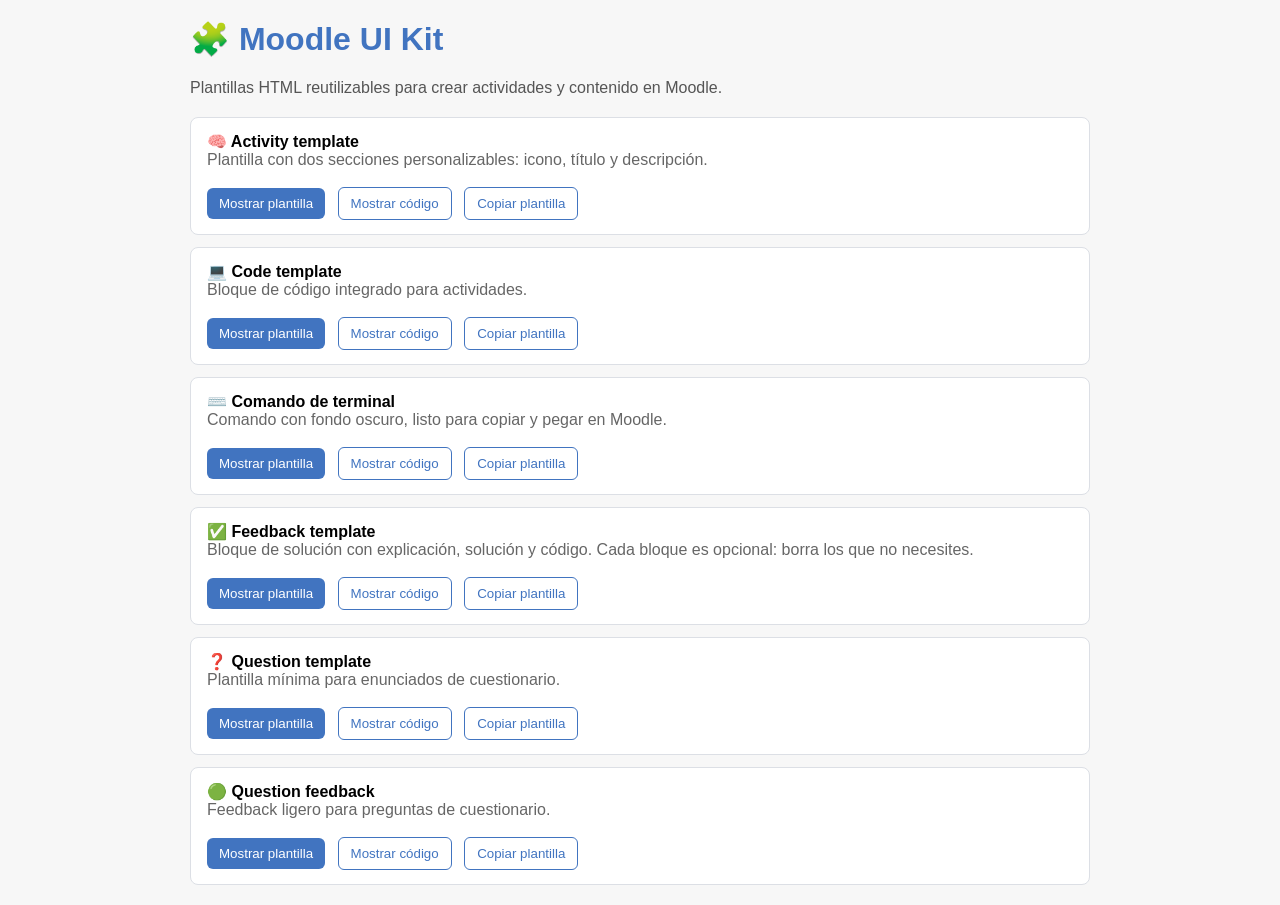
<file: index.html>
<!DOCTYPE html>
<html lang="es">
<head>
  <meta charset="UTF-8">
  <meta name="viewport" content="width=device-width, initial-scale=1.0">
  <title>Moodle UI Kit</title>
</head>
<body style="font-family: Arial, sans-serif; background-color: #f7f7f7; margin: 0; padding: 20px;">

  <div style="max-width: 900px; margin: 0 auto;">

    <h1 style="margin-top: 0; color: #4174c0;">
      🧩 Moodle UI Kit
    </h1>

    <p style="margin-top: 0; color: #555;">
      Plantillas HTML reutilizables para crear actividades y contenido en Moodle.
    </p>

    <div style="margin-top: 20px;">

      <!-- ACTIVITY TEMPLATE -->
      <div style="background-color: #ffffff; border: 1px solid #DCDFE5; border-radius: 8px; padding: 14px 16px; margin-bottom: 12px;">
        <strong>🧠 Activity template</strong><br>
        <span style="color: #666;">Plantilla con dos secciones personalizables: icono, título y descripción.</span><br><br>

        <button onclick="togglePreview('preview-activity')" style="background-color:#4174c0; color:white; border:none; border-radius:6px; padding:8px 12px; cursor:pointer; margin-right:8px;">
          Mostrar plantilla
        </button>

        <button onclick="toggleCode('code-activity')" style="background-color:#ffffff; color:#4174c0; border:1px solid #4174c0; border-radius:6px; padding:8px 12px; cursor:pointer;">
          Mostrar código
        </button>

        <button onclick="copyCode('code-text-activity')" style="background-color:#ffffff; color:#4174c0; border:1px solid #4174c0; border-radius:6px; padding:8px 12px; cursor:pointer; margin-left:8px;">
          Copiar plantilla
        </button>

        <div id="preview-activity" style="display:none; margin-top:16px;">
<div style="border: 1px solid #DCDFE5; border-radius: 8px; overflow: hidden; font-family: Arial, sans-serif; background-color: #ffffff; margin: 12px 0;">

  <div style="background-color: #4174c0; color: white; padding: 6px 12px; font-size: 15px; font-weight: 600;">
    🧠 [TÍTULO DE LA ACTIVIDAD]
  </div>

  <div style="padding: 20px; font-size: 1.05rem; line-height: 1.6; overflow-x: auto;">

    <div style="margin: 12px 0;">
      <p style="margin: 0 0 6px 0; font-weight: bold; color: #4174c0;">[ICONO][TÍTULO DE SECCIÓN]</p>
      <p style="margin: 0;">[DESCRIPCIÓN DE LA SECCIÓN]</p>
    </div>

    <hr style="border: none; border-top: 1px solid #DCDFE5; margin: 16px 0;">

    <div style="margin: 12px 0;">
      <p style="margin: 0 0 6px 0; font-weight: bold; color: #4174c0;">[ICONO][TÍTULO DE SECCIÓN]</p>
      <p style="margin: 0;">[DESCRIPCIÓN DE LA SECCIÓN]</p>
    </div>

  </div>
</div>

          <button onclick="hideBlock('preview-activity')" style="background:none; border:none; color:#666; cursor:pointer; padding:0;">
            Ocultar plantilla
          </button>
        </div>

        <div id="code-activity" style="display:none; margin-top:16px;">
          <pre id="code-text-activity" style="background-color: #f6f8fa; border: 1px solid #E1E4E8; border-radius: 6px; padding: 12px; font-family: monospace; font-size: 13px; line-height: 1.5; overflow-x: auto; margin: 0; white-space: pre-wrap;">&lt;div style=&quot;border: 1px solid #DCDFE5; border-radius: 8px; overflow: hidden; font-family: Arial, sans-serif; background-color: #ffffff; margin: 12px 0;&quot;&gt;

  &lt;div style=&quot;background-color: #4174c0; color: white; padding: 6px 12px; font-size: 15px; font-weight: 600;&quot;&gt;
    &#129504; [T&#205;TULO DE LA ACTIVIDAD]
  &lt;/div&gt;

  &lt;div style=&quot;padding: 20px; font-size: 1.05rem; line-height: 1.6; overflow-x: auto;&quot;&gt;

    &lt;div style=&quot;margin: 12px 0;&quot;&gt;
      &lt;p style=&quot;margin: 0 0 6px 0; font-weight: bold; color: #4174c0;&quot;&gt;[ICONO][T&#205;TULO DE SECCI&#211;N]&lt;/p&gt;
      &lt;p style=&quot;margin: 0;&quot;&gt;[DESCRIPCI&#211;N DE LA SECCI&#211;N]&lt;/p&gt;
    &lt;/div&gt;

    &lt;hr style=&quot;border: none; border-top: 1px solid #DCDFE5; margin: 16px 0;&quot;&gt;

    &lt;div style=&quot;margin: 12px 0;&quot;&gt;
      &lt;p style=&quot;margin: 0 0 6px 0; font-weight: bold; color: #4174c0;&quot;&gt;[ICONO][T&#205;TULO DE SECCI&#211;N]&lt;/p&gt;
      &lt;p style=&quot;margin: 0;&quot;&gt;[DESCRIPCI&#211;N DE LA SECCI&#211;N]&lt;/p&gt;
    &lt;/div&gt;

  &lt;/div&gt;
&lt;/div&gt;</pre>

          <button onclick="hideBlock('code-activity')" style="background:none; border:none; color:#666; cursor:pointer; padding:0; margin-top:8px;">
            Ocultar código
          </button>
        </div>
      </div>

      <!-- CODE TEMPLATE -->
      <div style="background-color: #ffffff; border: 1px solid #DCDFE5; border-radius: 8px; padding: 14px 16px; margin-bottom: 12px;">
        <strong>💻 Code template</strong><br>
        <span style="color: #666;">Bloque de código integrado para actividades.</span><br><br>

        <button onclick="togglePreview('preview-code')" style="background-color:#4174c0; color:white; border:none; border-radius:6px; padding:8px 12px; cursor:pointer; margin-right:8px;">
          Mostrar plantilla
        </button>

        <button onclick="toggleCode('code-code')" style="background-color:#ffffff; color:#4174c0; border:1px solid #4174c0; border-radius:6px; padding:8px 12px; cursor:pointer;">
          Mostrar código
        </button>

        <button onclick="copyCode('code-text-code')" style="background-color:#ffffff; color:#4174c0; border:1px solid #4174c0; border-radius:6px; padding:8px 12px; cursor:pointer; margin-left:8px;">
          Copiar plantilla
        </button>

        <div id="preview-code" style="display:none; margin-top:16px;">
          <div style="margin: 12px 0;">
            <div style="text-align: right; font-size: 11px; color: #888; margin-bottom: 4px;">
              Python
            </div>
            <pre style="background-color: #f6f8fa; border: 1px solid #E1E4E8; border-radius: 6px; padding: 12px; font-family: monospace; font-size: 14px; line-height: 1.5; overflow-x: auto; margin: 0;"><code>print("Hola, mundo")</code></pre>
          </div>

          <button onclick="hideBlock('preview-code')" style="background:none; border:none; color:#666; cursor:pointer; padding:0;">
            Ocultar plantilla
          </button>
        </div>

        <div id="code-code" style="display:none; margin-top:16px;">
          <pre id="code-text-code" style="background-color: #f6f8fa; border: 1px solid #E1E4E8; border-radius: 6px; padding: 12px; font-family: monospace; font-size: 13px; line-height: 1.5; overflow-x: auto; margin: 0; white-space: pre-wrap;">&lt;div style="margin: 12px 0;"&gt;

  &lt;div style="text-align: right; font-size: 11px; color: #888; margin-bottom: 4px;"&gt;
    Python
  &lt;/div&gt;

  &lt;pre style="background-color: #f6f8fa; border: 1px solid #E1E4E8; border-radius: 6px; padding: 12px; font-family: monospace; font-size: 14px; line-height: 1.5; overflow-x: auto; margin: 0;"&gt;&lt;code&gt;print("Hola, mundo")&lt;/code&gt;&lt;/pre&gt;

&lt;/div&gt;</pre>

          <button onclick="hideBlock('code-code')" style="background:none; border:none; color:#666; cursor:pointer; padding:0; margin-top:8px;">
            Ocultar código
          </button>
        </div>
      </div>

      <!-- COMMAND TEMPLATE -->
      <div style="background-color: #ffffff; border: 1px solid #DCDFE5; border-radius: 8px; padding: 14px 16px; margin-bottom: 12px;">
        <strong>⌨️ Comando de terminal</strong><br>
        <span style="color: #666;">Comando con fondo oscuro, listo para copiar y pegar en Moodle.</span><br><br>

        <button onclick="togglePreview('preview-command')" style="background-color:#4174c0; color:white; border:none; border-radius:6px; padding:8px 12px; cursor:pointer; margin-right:8px;">
          Mostrar plantilla
        </button>

        <button onclick="toggleCode('code-command')" style="background-color:#ffffff; color:#4174c0; border:1px solid #4174c0; border-radius:6px; padding:8px 12px; cursor:pointer;">
          Mostrar código
        </button>

        <button onclick="copyCode('code-text-command')" style="background-color:#ffffff; color:#4174c0; border:1px solid #4174c0; border-radius:6px; padding:8px 12px; cursor:pointer; margin-left:8px;">
          Copiar plantilla
        </button>

        <div id="preview-command" style="display:none; margin-top:16px;">
          <pre style="background: #272b2e; color: #e8e8e8; padding: 12px 16px; border-radius: 6px; margin: 12px 0; overflow-x: auto; white-space: pre; font-family: Consolas, 'Courier New', monospace; font-size: 14px; line-height: 1.5;"><code style="background: transparent; color: inherit; padding: 0; font-family: inherit; font-size: inherit;">winver</code></pre>

          <button onclick="hideBlock('preview-command')" style="background:none; border:none; color:#666; cursor:pointer; padding:0;">
            Ocultar plantilla
          </button>
        </div>

        <div id="code-command" style="display:none; margin-top:16px;">
          <pre id="code-text-command" style="background-color: #f6f8fa; border: 1px solid #E1E4E8; border-radius: 6px; padding: 12px; font-family: monospace; font-size: 13px; line-height: 1.5; overflow-x: auto; margin: 0; white-space: pre-wrap;">&lt;pre style=&quot;background: #272b2e; color: #e8e8e8; padding: 12px 16px; border-radius: 6px; margin: 12px 0; overflow-x: auto; white-space: pre; font-family: Consolas, &#39;Courier New&#39;, monospace; font-size: 14px; line-height: 1.5;&quot;&gt;&lt;code style=&quot;background: transparent; color: inherit; padding: 0; font-family: inherit; font-size: inherit;&quot;&gt;winver&lt;/code&gt;&lt;/pre&gt;</pre>

          <button onclick="hideBlock('code-command')" style="background:none; border:none; color:#666; cursor:pointer; padding:0; margin-top:8px;">
            Ocultar código
          </button>
        </div>
      </div>

      <!-- FEEDBACK TEMPLATE -->
      <div style="background-color: #ffffff; border: 1px solid #DCDFE5; border-radius: 8px; padding: 14px 16px; margin-bottom: 12px;">
        <strong>✅ Feedback template</strong><br>
        <span style="color: #666;">Bloque de solución con explicación, solución y código. Cada bloque es opcional: borra los que no necesites.</span><br><br>

        <button onclick="togglePreview('preview-feedback')" style="background-color:#4174c0; color:white; border:none; border-radius:6px; padding:8px 12px; cursor:pointer; margin-right:8px;">
          Mostrar plantilla
        </button>

        <button onclick="toggleCode('code-feedback')" style="background-color:#ffffff; color:#4174c0; border:1px solid #4174c0; border-radius:6px; padding:8px 12px; cursor:pointer;">
          Mostrar código
        </button>

        <button onclick="copyCode('code-text-feedback')" style="background-color:#ffffff; color:#4174c0; border:1px solid #4174c0; border-radius:6px; padding:8px 12px; cursor:pointer; margin-left:8px;">
          Copiar plantilla
        </button>

        <div id="preview-feedback" style="display:none; margin-top:16px;">
          <div style="border: 1px solid #DCDFE5; border-radius: 8px; overflow: hidden; font-family: Arial, sans-serif; margin: 12px 0;">

            <div style="background-color: #0c7c59; color: white; padding: 6px 12px; font-weight: 600; font-size: 15px;">
              ✅ Solución
            </div>

            <div style="background-color: #ffffff; padding: 16px 16px 4px 16px; line-height: 1.6; font-size: 1.05rem; overflow-x: auto;">

              <div style="margin: 0 0 12px 0;">
                <p style="margin: 0 0 6px 0; font-weight: bold; color: #0c7c59;">💡 Explicación</p>
                <p style="margin: 0;">[EXPLICACIÓN]</p>
              </div>

              <div style="margin: 0 0 12px 0;">
                <p style="margin: 0;">[SOLUCIÓN]</p>
              </div>

              <div style="margin: 0 0 12px 0;">
                <div style="text-align: right; font-size: 11px; color: #666; margin-bottom: 4px;">[LENGUAJE]</div>
                <pre style="background-color: #f6f8fa; border: 1px solid #E1E4E8; border-radius: 6px; padding: 12px; font-family: monospace; font-size: 14px; line-height: 1.5; overflow-x: auto; margin: 0;"><code>[CÓDIGO]</code></pre>
              </div>

            </div>
          </div>

          <button onclick="hideBlock('preview-feedback')" style="background:none; border:none; color:#666; cursor:pointer; padding:0;">
            Ocultar plantilla
          </button>
        </div>

        <div id="code-feedback" style="display:none; margin-top:16px;">
          <pre id="code-text-feedback" style="background-color: #f6f8fa; border: 1px solid #E1E4E8; border-radius: 6px; padding: 12px; font-family: monospace; font-size: 13px; line-height: 1.5; overflow-x: auto; margin: 0; white-space: pre-wrap;">&lt;div style="border: 1px solid #DCDFE5; border-radius: 8px; overflow: hidden; font-family: Arial, sans-serif; margin: 12px 0;"&gt;

  &lt;div style="background-color: #0c7c59; color: white; padding: 6px 12px; font-weight: 600; font-size: 15px;"&gt;
    ✅ Solución
  &lt;/div&gt;

  &lt;div style="background-color: #ffffff; padding: 16px 16px 4px 16px; line-height: 1.6; font-size: 1.05rem; overflow-x: auto;"&gt;

    &lt;!-- OPCIONAL: explicación --&gt;
    &lt;div style="margin: 0 0 12px 0;"&gt;
      &lt;p style="margin: 0 0 6px 0; font-weight: bold; color: #0c7c59;"&gt;💡 Explicación&lt;/p&gt;
      &lt;p style="margin: 0;"&gt;[EXPLICACIÓN]&lt;/p&gt;
    &lt;/div&gt;

    &lt;!-- SOLUCIÓN: texto, lista, tabla o imagen --&gt;
    &lt;div style="margin: 0 0 12px 0;"&gt;
      &lt;p style="margin: 0;"&gt;[SOLUCIÓN]&lt;/p&gt;
    &lt;/div&gt;

    &lt;!-- OPCIONAL: código --&gt;
    &lt;div style="margin: 0 0 12px 0;"&gt;
      &lt;div style="text-align: right; font-size: 11px; color: #666; margin-bottom: 4px;"&gt;[LENGUAJE]&lt;/div&gt;
      &lt;pre style="background-color: #f6f8fa; border: 1px solid #E1E4E8; border-radius: 6px; padding: 12px; font-family: monospace; font-size: 14px; line-height: 1.5; overflow-x: auto; margin: 0;"&gt;&lt;code&gt;[CÓDIGO]&lt;/code&gt;&lt;/pre&gt;
    &lt;/div&gt;

  &lt;/div&gt;
&lt;/div&gt;</pre>

          <button onclick="hideBlock('code-feedback')" style="background:none; border:none; color:#666; cursor:pointer; padding:0; margin-top:8px;">
            Ocultar código
          </button>
        </div>
      </div>

      <!-- QUESTION TEMPLATE -->
      <div style="background-color: #ffffff; border: 1px solid #DCDFE5; border-radius: 8px; padding: 14px 16px; margin-bottom: 12px;">
        <strong>❓ Question template</strong><br>
        <span style="color: #666;">Plantilla mínima para enunciados de cuestionario.</span><br><br>

        <button onclick="togglePreview('preview-question')" style="background-color:#4174c0; color:white; border:none; border-radius:6px; padding:8px 12px; cursor:pointer; margin-right:8px;">
          Mostrar plantilla
        </button>

        <button onclick="toggleCode('code-question')" style="background-color:#ffffff; color:#4174c0; border:1px solid #4174c0; border-radius:6px; padding:8px 12px; cursor:pointer;">
          Mostrar código
        </button>

        <button onclick="copyCode('code-text-question')" style="background-color:#ffffff; color:#4174c0; border:1px solid #4174c0; border-radius:6px; padding:8px 12px; cursor:pointer; margin-left:8px;">
          Copiar plantilla
        </button>

        <div id="preview-question" style="display:none; margin-top:16px;">
          <div style="background-color: #ffffff; padding: 12px 14px; border-radius: 6px; border: 1px solid #DCDFE5; font-family: Arial, sans-serif; line-height: 1.6; margin: 6px 0;">
            <p style="margin: 0;">❓ [ENUNCIADO DE LA PREGUNTA]</p>
          </div>

          <button onclick="hideBlock('preview-question')" style="background:none; border:none; color:#666; cursor:pointer; padding:0;">
            Ocultar plantilla
          </button>
        </div>

        <div id="code-question" style="display:none; margin-top:16px;">
          <pre id="code-text-question" style="background-color: #f6f8fa; border: 1px solid #E1E4E8; border-radius: 6px; padding: 12px; font-family: monospace; font-size: 13px; line-height: 1.5; overflow-x: auto; margin: 0; white-space: pre-wrap;">&lt;div style="background-color: #ffffff; padding: 12px 14px; border-radius: 6px; border: 1px solid #DCDFE5; font-family: Arial, sans-serif; line-height: 1.6; margin: 6px 0;"&gt;

  &lt;p style="margin: 0;"&gt;
    ❓ [ENUNCIADO DE LA PREGUNTA]
  &lt;/p&gt;

&lt;/div&gt;</pre>

          <button onclick="hideBlock('code-question')" style="background:none; border:none; color:#666; cursor:pointer; padding:0; margin-top:8px;">
            Ocultar código
          </button>
        </div>
      </div>

      <!-- QUESTION FEEDBACK -->
      <div style="background-color: #ffffff; border: 1px solid #DCDFE5; border-radius: 8px; padding: 14px 16px;">
        <strong>🟢 Question feedback</strong><br>
        <span style="color: #666;">Feedback ligero para preguntas de cuestionario.</span><br><br>

        <button onclick="togglePreview('preview-question-feedback')" style="background-color:#4174c0; color:white; border:none; border-radius:6px; padding:8px 12px; cursor:pointer; margin-right:8px;">
          Mostrar plantilla
        </button>

        <button onclick="toggleCode('code-question-feedback')" style="background-color:#ffffff; color:#4174c0; border:1px solid #4174c0; border-radius:6px; padding:8px 12px; cursor:pointer;">
          Mostrar código
        </button>

        <button onclick="copyCode('code-text-question-feedback')" style="background-color:#ffffff; color:#4174c0; border:1px solid #4174c0; border-radius:6px; padding:8px 12px; cursor:pointer; margin-left:8px;">
          Copiar plantilla
        </button>

        <div id="preview-question-feedback" style="display:none; margin-top:16px;">
          <div style="background-color: #ffffff; padding: 12px 14px; border-radius: 6px; border: 1px solid #DCDFE5; font-family: Arial, sans-serif; line-height: 1.6; margin: 6px 0;">
            <p style="margin: 0 0 6px 0; font-weight: bold; color: #0c7c59;">✅ Solución</p>
            <p style="margin: 0;">[EXPLICACIÓN]</p>
          </div>

          <button onclick="hideBlock('preview-question-feedback')" style="background:none; border:none; color:#666; cursor:pointer; padding:0;">
            Ocultar plantilla
          </button>
        </div>

        <div id="code-question-feedback" style="display:none; margin-top:16px;">
          <pre id="code-text-question-feedback" style="background-color: #f6f8fa; border: 1px solid #E1E4E8; border-radius: 6px; padding: 12px; font-family: monospace; font-size: 13px; line-height: 1.5; overflow-x: auto; margin: 0; white-space: pre-wrap;">&lt;div style="background-color: #ffffff; padding: 12px 14px; border-radius: 6px; border: 1px solid #DCDFE5; font-family: Arial, sans-serif; line-height: 1.6; margin: 6px 0;"&gt;

  &lt;p style="margin: 0 0 6px 0; font-weight: bold; color: #0c7c59;"&gt;
    ✅ Solución
  &lt;/p&gt;

  &lt;p style="margin: 0;"&gt;
    [EXPLICACIÓN]
  &lt;/p&gt;

&lt;/div&gt;</pre>

          <button onclick="hideBlock('code-question-feedback')" style="background:none; border:none; color:#666; cursor:pointer; padding:0; margin-top:8px;">
            Ocultar código
          </button>
        </div>
      </div>

    </div>
  </div>

  <script>
    function togglePreview(id) {
      const el = document.getElementById(id);
      el.style.display = el.style.display === 'none' || el.style.display === '' ? 'block' : 'none';
    }

    function toggleCode(id) {
      const el = document.getElementById(id);
      el.style.display = el.style.display === 'none' || el.style.display === '' ? 'block' : 'none';
    }

    function hideBlock(id) {
      document.getElementById(id).style.display = 'none';
    }

    async function copyCode(id) {
      const text = document.getElementById(id).textContent;
      try {
        await navigator.clipboard.writeText(text);
        alert('Plantilla copiada.');
      } catch (err) {
        alert('No se pudo copiar la plantilla.');
      }
    }
  </script>

</body>
</html>
</file>
